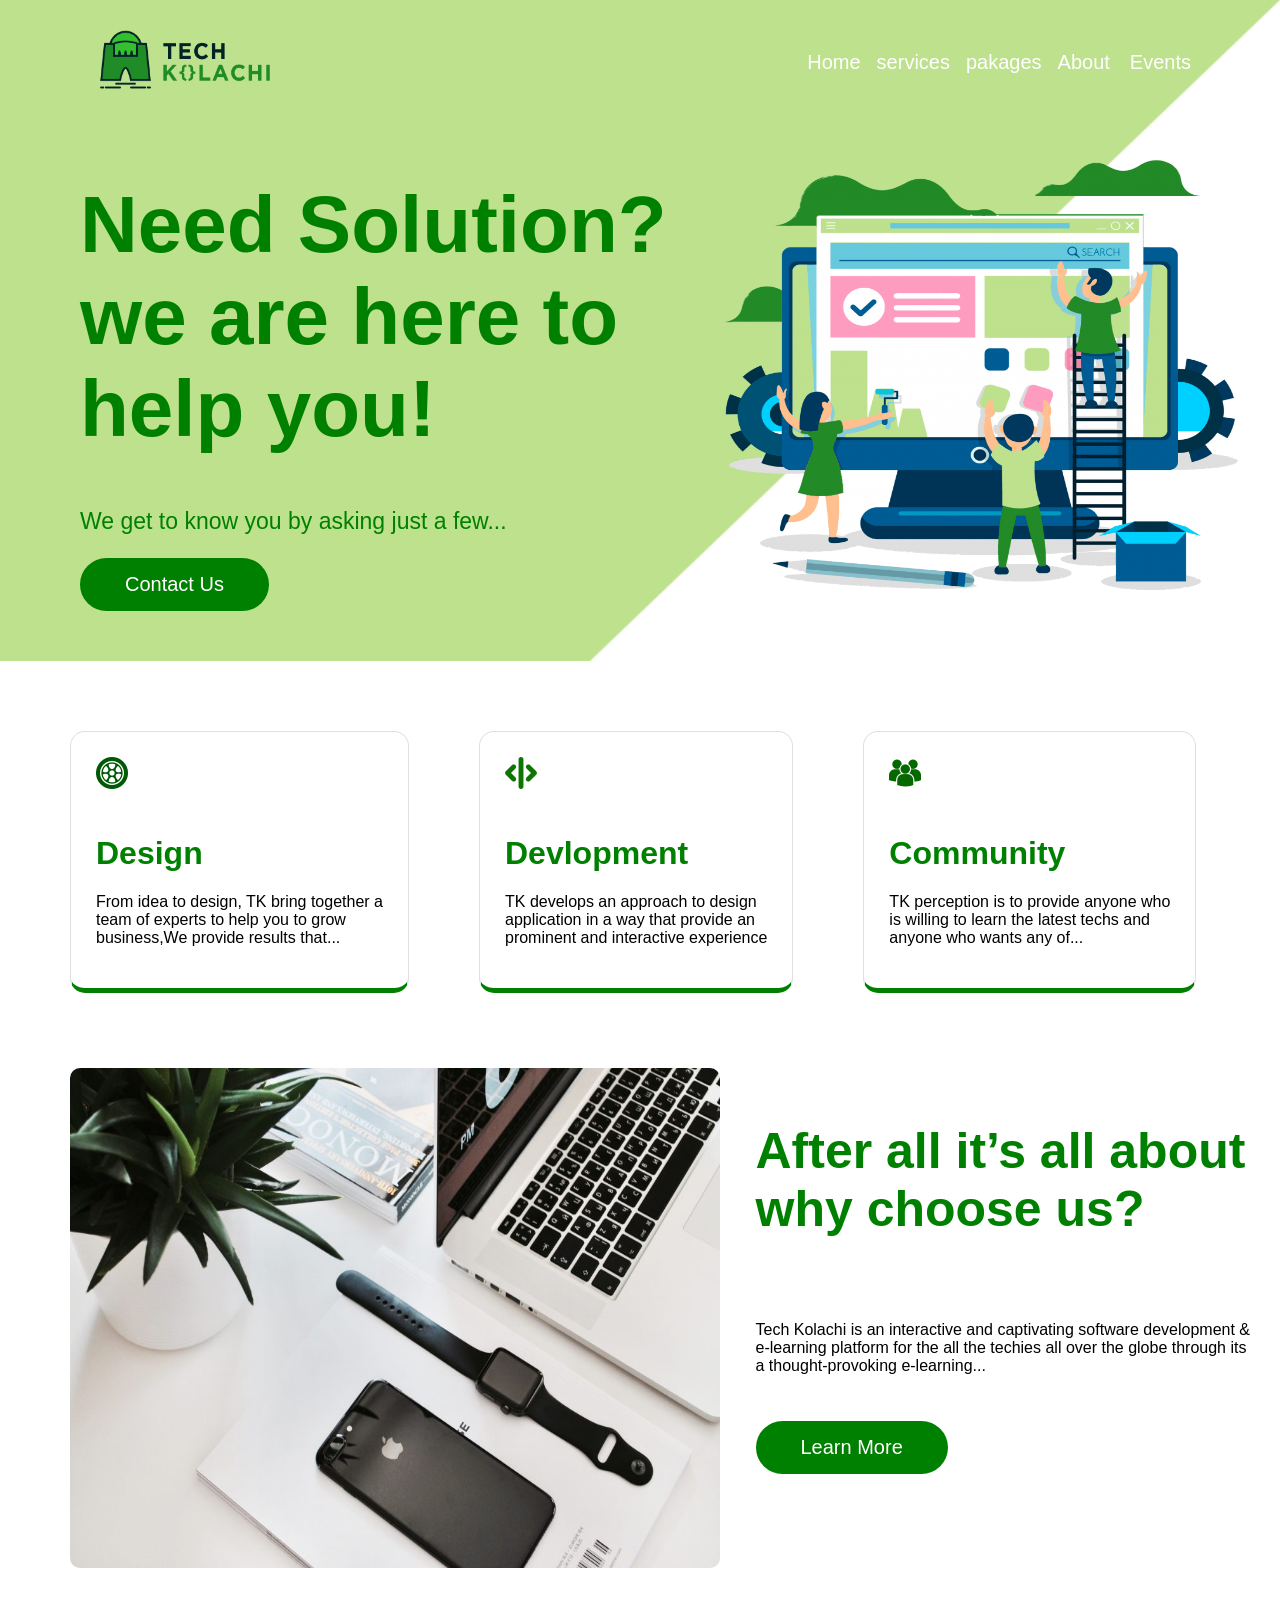
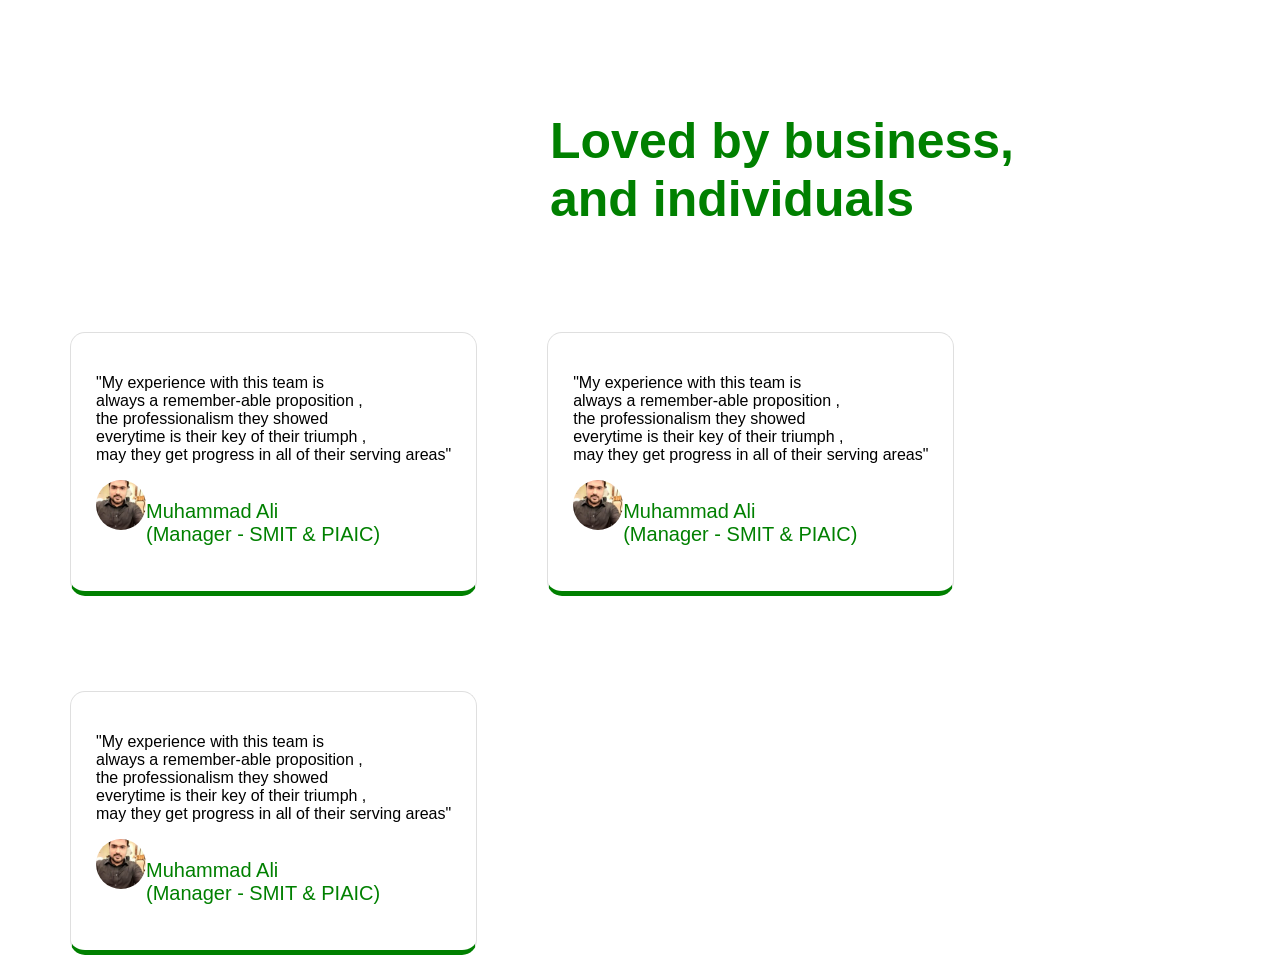
<file: index.html>
<!DOCTYPE html>
<html lang="en">
<head>
    <meta charset="UTF-8">
    <meta http-equiv="X-UA-Compatible" content="IE=edge">
    <meta name="viewport" content="width=device-width, initial-scale=1.0">
    <title>Document</title>
    <link rel="stylesheet" href="./css/techedit.css">
</head>
<body>
    <div id="im">
        <table id="cr">
            <tr>
                <td>
                    <img src="./images/cropped-Transparent-.PNG-01-3.png" id="lang">
                </td>
                <td id="hh"></td>
                <td id="po"><a href="#"><input type="submit" value="Home" id="lop"></a></td>
                <td id="po"><a href="./services.html"><input type="submit" value="services" id="lop"></a></td>
                <td id="po"><a href="./pakages.html"><input type="submit" value="pakages" id="lop"></a></td>
                <td id="po"><a href="./about.html"><input type="submit" value="About" id="lop"></a></td>
                <td id="po"><a href="./contact.html type=" value="Contact" id="lop"></a></td>
                <td id="po"><a href="./events.html"><input type="submit" value="Events" id="dop"></a></td>
            </tr>
        </table>
        <img src="./images/website-vector1-1-1024x931-min-1-1024x931.png" id="wd">
        <h1 id="ll">Need Solution? <br>we are here to <br>help you!</h1>
        <p id="mn">We get to know you by asking just a few...</p>
        <input type="submit" value="Contact Us" id="bt">
    </div>
    <div id="br">
        <img src="./images/wheel.png" id="kk">
            <h1 id="h">Design</h1>
            <p>From idea to design, TK bring together a <br>team of experts to help you to grow <br>business,We provide results that...</p>
    </div>
    <div id="br">
        <img src="./images/right-and-left-arrows-with-vertical-line-in-the-middle.png" id="kk">
            <h1 id="h">Devlopment</h1>
            <p>TK develops an approach to design <br> application in a way that provide an  <br>prominent and interactive experience</p>
    </div>
    <div id="br">
        <img src="./images/multiple-users-silhouette.png" id="kk">
            <h1 id="h">Community</h1>
            <p>TK perception is to provide anyone who  <br>is willing to learn the latest techs and  <br>anyone who wants any of...</p>
    </div>
    
    <div id="az">
        <h1 id="ss">After all it’s all about <br>why choose us?</h1>
        <p>Tech Kolachi is an interactive and captivating software development & <br> e-learning platform for the all the techies all over the globe through its <br>a thought-provoking e-learning...</p>
        <input type="submit" value="Learn More" id="b">
    </div>
    <div>
        <img src="./images/igor-son-285029-unsplash-1024x669.jpg" id="ln">
    </div>
    <div>
        <h1 id="no">Loved by business, <br>and individuals</h1>
    </div>
    <div id="sr">
            <p>"My experience with this team is  <br>always a remember-able proposition , <br>
                 the professionalism they showed  <br>everytime is their key of their triumph ,  <br>may they get progress in all of their serving areas"</p>
                 <img src="./images/64855556_10217005828129250_3951755007677693952_o-150x150.jpg" id="ro">
                 <p id="k">Muhammad Ali<br>(Manager - SMIT & PIAIC)</p>
    </div>
    <div id="sr">
        <p>"My experience with this team is  <br>always a remember-able proposition , <br>
             the professionalism they showed  <br>everytime is their key of their triumph ,  <br>may they get progress in all of their serving areas"</p>
             <img src="./images/64855556_10217005828129250_3951755007677693952_o-150x150.jpg" id="ro">
             <p id="k">Muhammad Ali<br>(Manager - SMIT & PIAIC)</p>
</div>
<div id="sr">
    <p>"My experience with this team is  <br>always a remember-able proposition , <br>
         the professionalism they showed  <br>everytime is their key of their triumph ,  <br>may they get progress in all of their serving areas"</p>
         <img src="./images/64855556_10217005828129250_3951755007677693952_o-150x150.jpg" id="ro">
         <p id="k">Muhammad Ali<br>(Manager - SMIT & PIAIC)</p>
         </div>
      
</body>
</html>
</file>
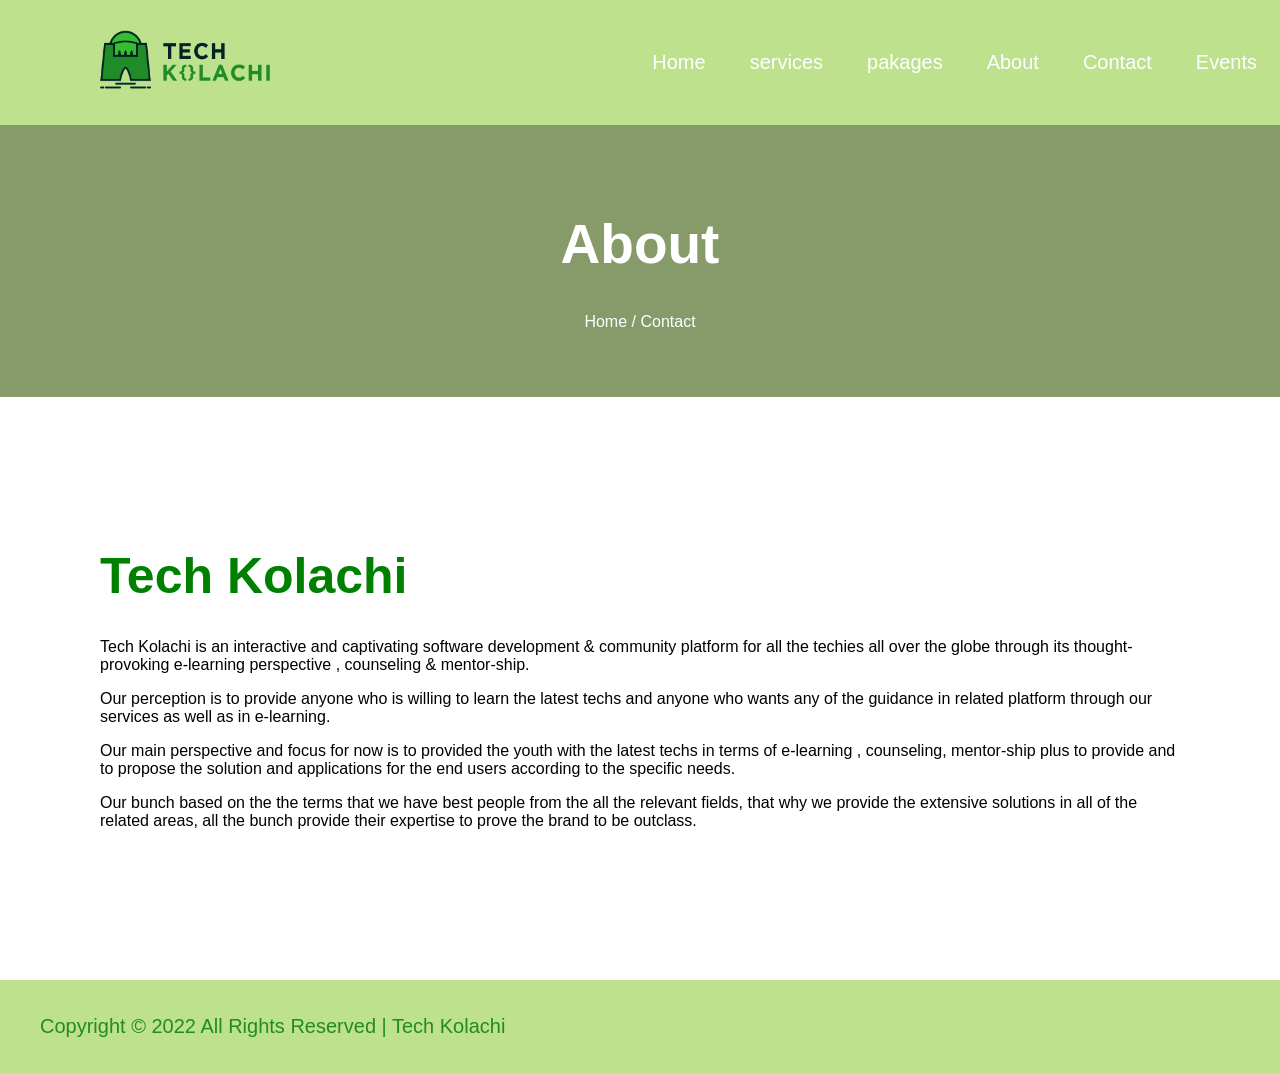
<file: about.html>
<!DOCTYPE html>
<html lang="en">
<head>
    <meta charset="UTF-8">
    <meta http-equiv="X-UA-Compatible" content="IE=edge">
    <meta name="viewport" content="width=device-width, initial-scale=1.0">
    <title>Document</title>
    <link rel="stylesheet" href="./css/aedit.css">
</head>
<body>
    <div>
        <table id="cr">
            <tr>
                <td>
                    <img src="./images/cropped-Transparent-.PNG-01-3.png" id="lang">
                </td>
                <td id="hh"></td>
                <td id="po"><a href="./techkolachi.html"><input type="submit" value="Home" id="lop"></a></td>
                <td id="po"><a href="services.html"><input type="submit" value="services" id="lop"></a></td>
                <td id="po"><a href="./pakages.html"><input type="submit" value="pakages" id="lop"></a></td>
                <td id="po"><a href="./about.html"><input type="submit" value="About" id="lop"></a></td>
                <td id="po"><a href="./contact.html"><input type="submit" value="Contact" id="lop"></a></td>
                <td id="po"><a href="./events.html"><input type="submit" value="Events" id="lop"></a></td>
            </tr>
        </table>
    </div>
    <div id="kl">
        <h1 id="pl">
            About
        </h1>
        <p>
            <a href="./techkolachi.html" id="sh"> Home</a> / Contact
        </p>
    </div>
    <div id="mr">
        <h1 id=lol>Tech Kolachi</h1>
        <p>Tech Kolachi is an interactive and captivating software development & community
             platform for all the techies all over the globe through its thought-provoking e-learning perspective , counseling & mentor-ship.</p>
             <p>Our perception is to provide anyone who is willing to learn the latest techs and anyone
                  who wants any of the guidance in related platform through our services as well as in e-learning.</p>
                  <p>Our main perspective and focus for now is to provided the youth with the latest techs in terms of e-learning , counseling, mentor-ship
                    plus to provide and to propose the solution and applications for the end users according to the specific needs.</p>
                    <p id="pd">Our bunch based on the the terms that we have best people from the all the relevant fields, that why we provide the extensive solutions
                         in all of the related areas,
                        all the bunch provide their expertise to prove the brand to be outclass.</p>
    </div>
    <div id="f">
        <p>Copyright © 2022 All Rights Reserved | Tech Kolachi</p>
    </div>
</body>
</html>
</file>
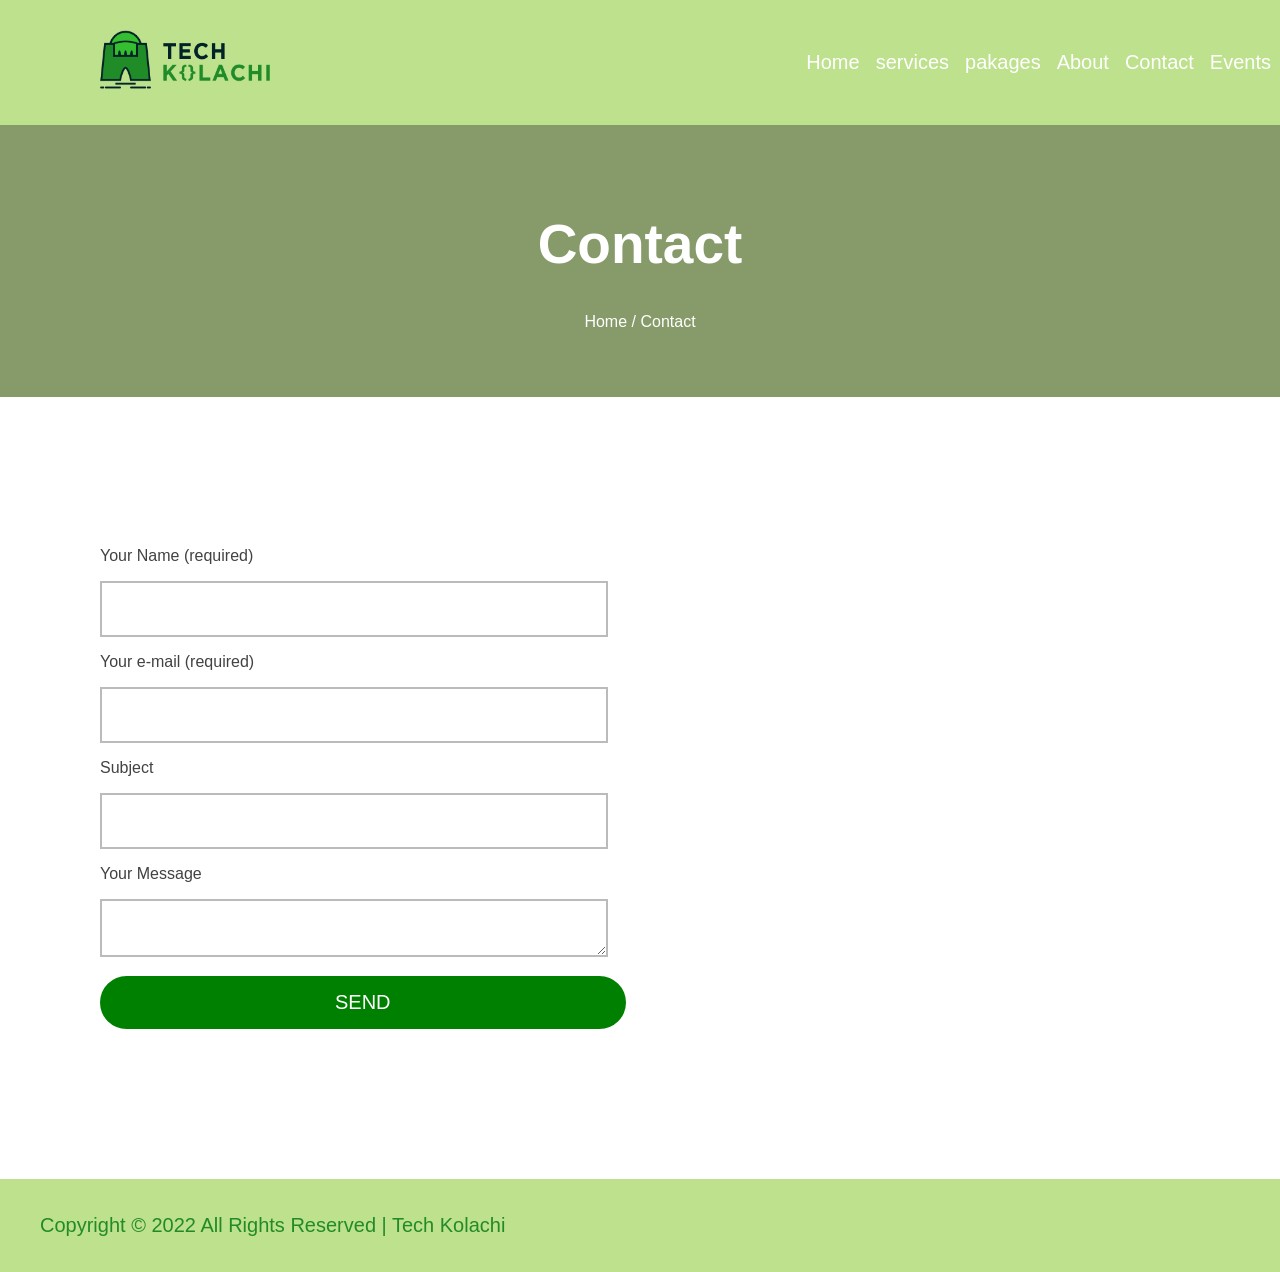
<file: contact.html>
<!DOCTYPE html>
<html lang="en">
<head>
    <meta charset="UTF-8">
    <meta http-equiv="X-UA-Compatible" content="IE=edge">
    <meta name="viewport" content="width=device-width, initial-scale=1.0">
    <title>Document</title>
    <link rel="stylesheet" href="./css/cedit.css">
</head>
<body>
    <div>
        <table id="cr">
            <tr>
                <td>
                    <img src="./images/cropped-Transparent-.PNG-01-3.png" id="lang">
                </td>
                <td id="hh"></td>
                <td id="po"><a href="./techkolachi.html"><input type="submit" value="Home" id="lop"></a></td>
                <td id="po"><a href="./services.html"><input type="submit" value="services" id="lop"></a></td>
                <td id="po"><a href="./pakages.html"><input type="submit" value="pakages" id="lop"></a></td>
                <td id="po"><a href="./about.html"><input type="submit" value="About" id="lop"></a></td>
                <td id="po"><a href="#"><input type="submit" value="Contact" id="lop"></a></td>
                <td id="po"><a href="./events.html"><input type="submit" value="Events" id="lop"></a></td>
            </tr>
        </table>
    </div>
    <div id="kl">
        <h1 id="pl">
            Contact
        </h1>
        <p>
            <a href="./techkolachi.html" id="sh"> Home</a> / Contact
        </p>
    </div >
    <p id=im>Your Name (required)</p>
    <input type="text" id="in">
    <p id=im>Your e-mail (required)</p>
    <input type="text" id="in">
    <p id=im>Subject</p>
    <input type="text" id="in">
    <p id=im>Your Message</p>
    <div><textarea id="n"></textarea>
        </div><div>
        <input type="submit" value="SEND" id="z"></div>
        <!-- <div>
            <iframe src="https://www.google.com/maps/place/Bahadurabad+Gulshan-e-Iqbal,+Karachi,+Karachi+City,+Sindh/@24.8817511,67.0648878,1405m/data=!3m2!1e3!4b1!4m5!3m4!1s0x3eb33ec1ef53e5c7:0x14849036f9416ef6!8m2!3d24.8824515!4d67.0693895" frameborder="0"></iframe>
        </div> -->
        <div id="f">
            <p>Copyright © 2022 All Rights Reserved | Tech Kolachi</p>
        </div>
        
</body>
</html>
</file>
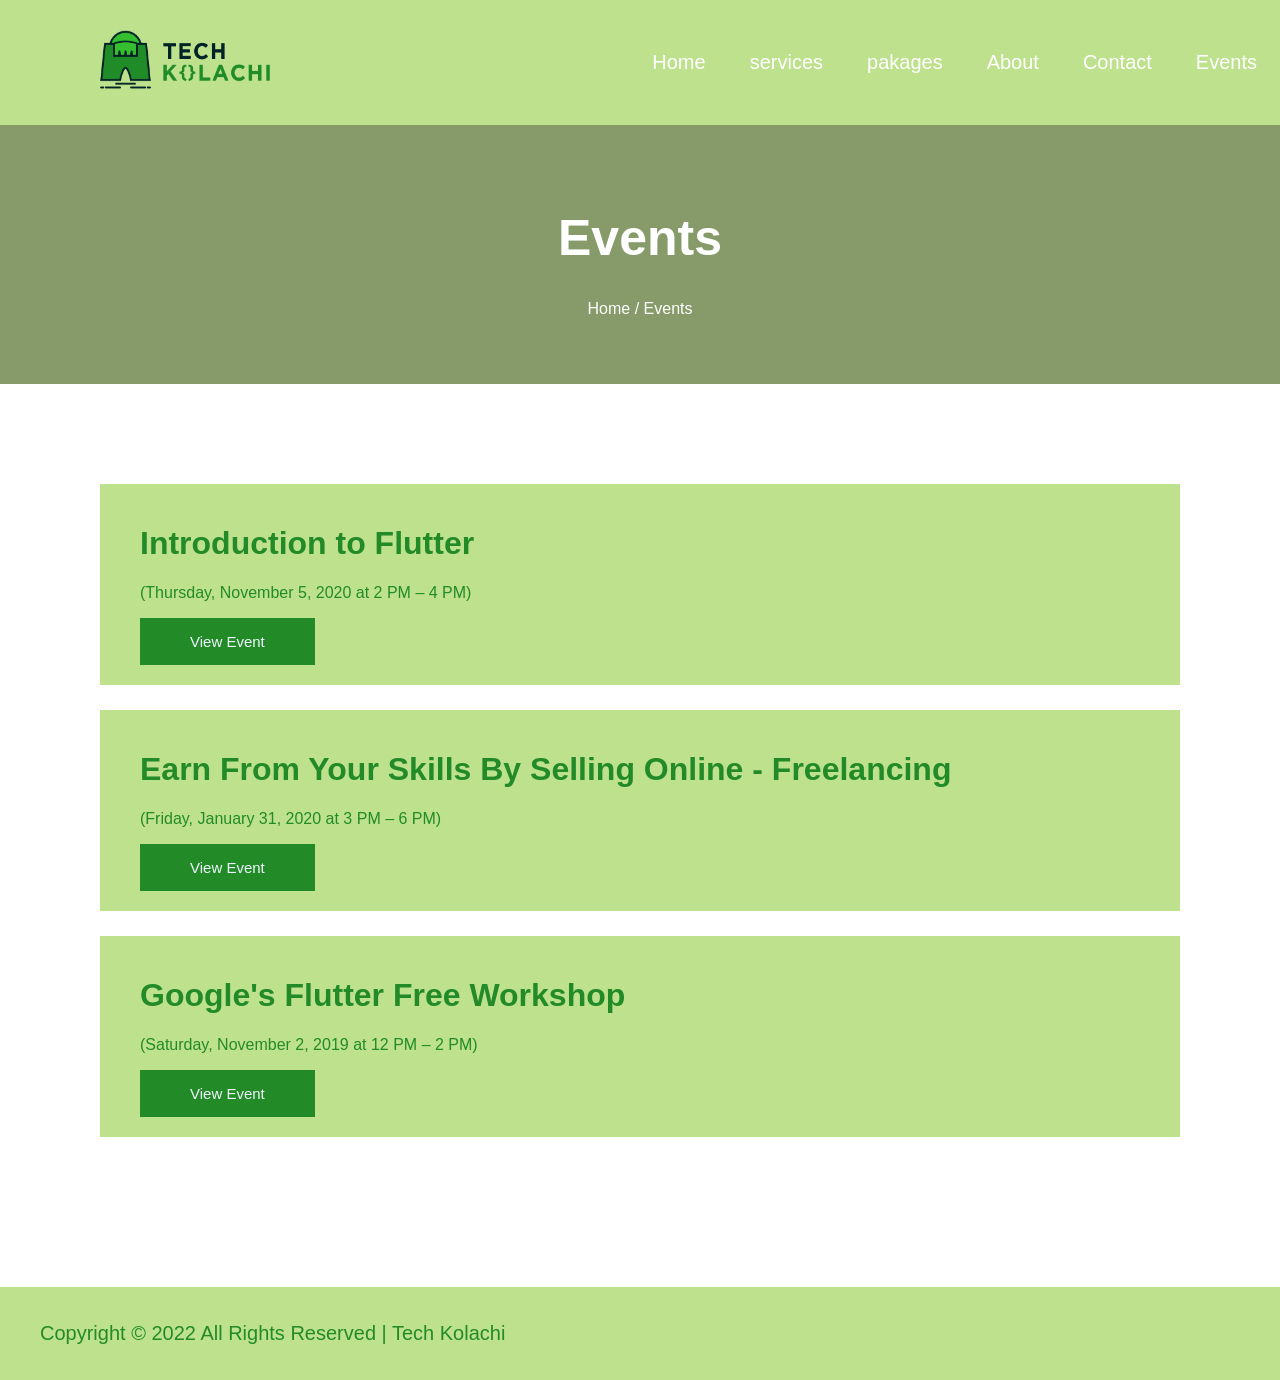
<file: events.html>
<!DOCTYPE html>
<html lang="en">
<head>
    <meta charset="UTF-8">
    <meta http-equiv="X-UA-Compatible" content="IE=edge">
    <meta name="viewport" content="width=device-width, initial-scale=1.0">
    <title>Document</title>
    <link rel="stylesheet" href="./css/evedit.css">
</head>
<body>    
    <div>
        <table id="cr">
            <tr>
                <td>
                    <img src="./images/cropped-Transparent-.PNG-01-3.png" id="lang">
                </td>
                <td id="hh"></td>
                <td id="po"><a href="./techkolachi.html"><input type="submit" value="Home" id="lop"></a></td>
                <td id="po"><a href="./services.html"><input type="submit" value="services" id="lop"></a></td>
                <td id="po"><a href="./pakages.html"><input type="submit" value="pakages" id="lop"></a></td>
                <td id="po"><a href="./about.html"><input type="submit" value="About" id="lop"></a></td>
                <td id="po"><a href="./contact.html"><input type="submit" value="Contact" id="lop"></a></td>
                <td id="po"><a href="./events.html"><input type="submit" value="Events" id="lop"></a></td>
            </tr>
        </table>
    </div>
    <div id="kl">
        <h1 id="pl">
            Events
        </h1>
        <p>
            <a href="./techkolachi.html" id="sh"> Home</a> / Events
        </p>
    </div>
    <div id="id">
        <h1>
            Introduction to Flutter
        </h1>
        <p>(Thursday, November 5, 2020 at 2 PM – 4 PM)</p>
        <input type="submit" value="View Event" id="p">
    </div>
    <div id="d">
        <h1>
            Earn From Your Skills By Selling Online - Freelancing
        </h1>
        <p>(Friday, January 31, 2020 at 3 PM – 6 PM)</p>
        <input type="submit" value="View Event" id="p">
    </div>
    <div id="td">
        <h1>
            Google's Flutter Free Workshop
        </h1>
        <p>(Saturday, November 2, 2019 at 12 PM – 2 PM)</p>
        <input type="submit" value="View Event" id="p">
    </div>
    <div id="f">
        <p>Copyright © 2022 All Rights Reserved | Tech Kolachi</p>
    </div>
</body>
</html>
</file>
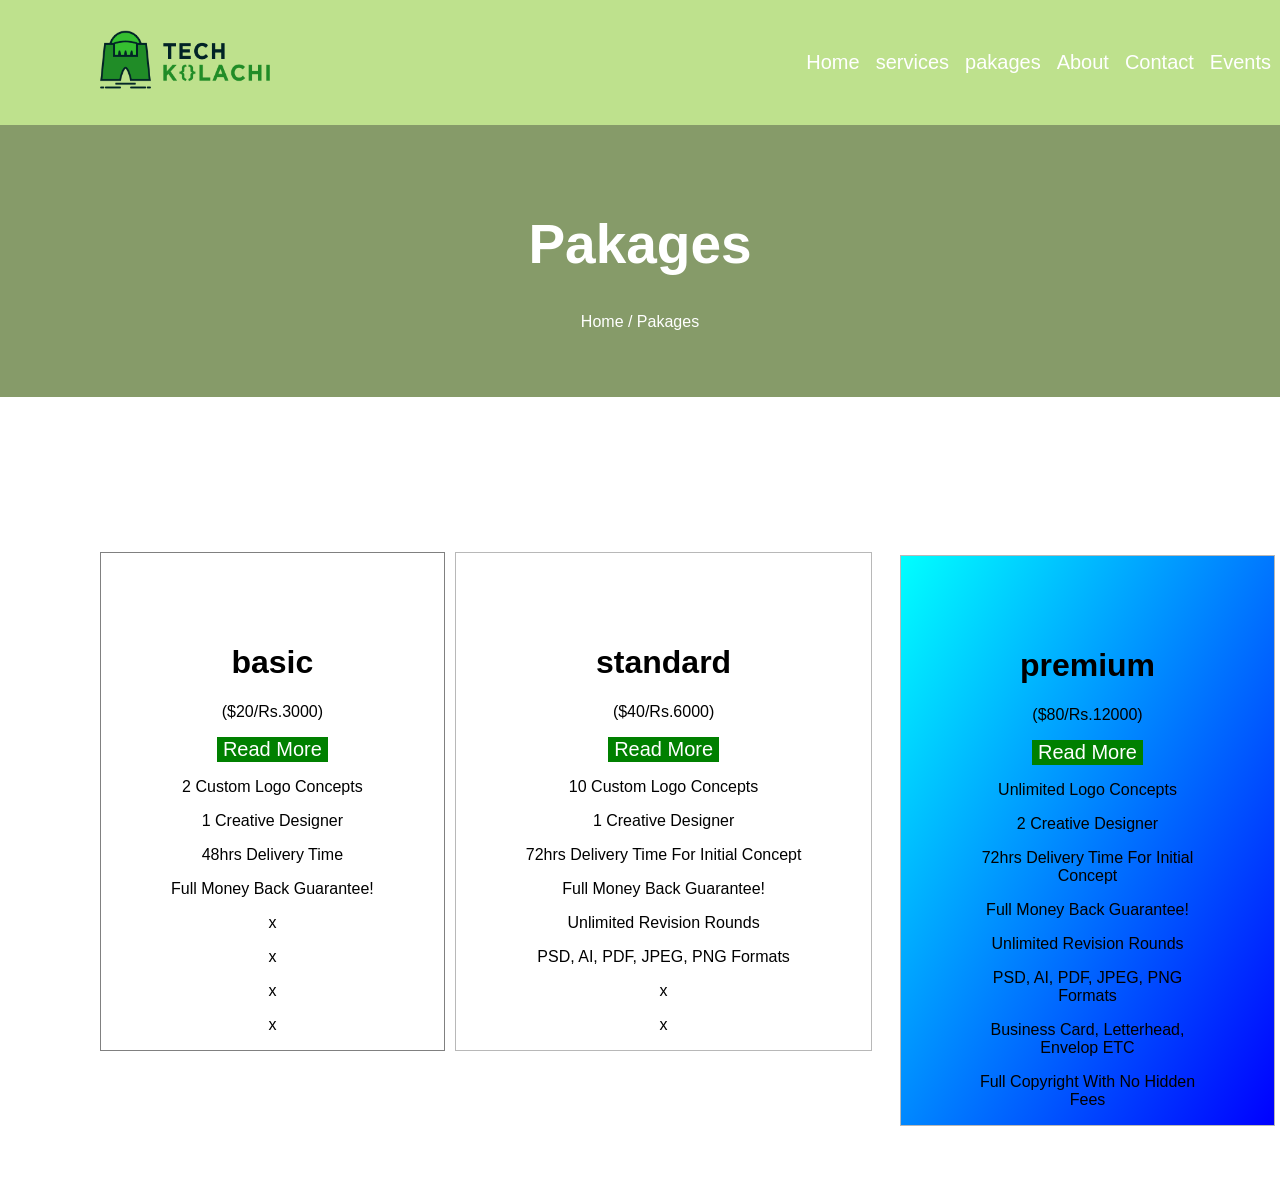
<file: pakages.html>
<!DOCTYPE html>
<html lang="en">
<head>
    <meta charset="UTF-8">
    <meta http-equiv="X-UA-Compatible" content="IE=edge">
    <meta name="viewport" content="width=device-width, initial-scale=1.0">
    <title>Document</title>
    <link rel="stylesheet" href="./css/pedit.css">
</head>
<body>
    <div>
        <table id="cr">
            <tr>
                <td>
                    <img src="./images/cropped-Transparent-.PNG-01-3.png" id="lang">
                </td>
                <td id="hh"></td>
                <td id="po"><a href="./techkolachi.html"><input type="submit" value="Home" id="lop"></a></td>
                <td id="po"><a href="./services.html"><input type="submit" value="services" id="lop"></a></td>
                <td id="po"><a href="#"><input type="submit" value="pakages" id="lop"></a></td>
                <td id="po"><a href="./about.html"><input type="submit" value="About" id="lop"></a></td>
                <td id="po"><a href="./contact.html"><input type="submit" value="Contact" id="lop"></a></td>
                <td id="po"><a href="./events.html"><input type="submit" value="Events" id="lop"></a></td>
            </tr>
        </table>
    </div>
    <div id="kl">
        <h1 id="pl">
            Pakages
        </h1>
        <p>
           <a href="./techkolachi.html" id="sh"> Home</a> / Pakages
        </p>
    </div>
    <div id="ax">
    <h1>basic</h1>
    <p>($20/Rs.3000)</p>
            <input type="submit" value="Read More" id="qq">
            <p>2 Custom Logo Concepts</p>
            <p>1 Creative Designer</p>
            <p>48hrs Delivery Time</p>
            <p>Full Money Back Guarantee!</p>
            <P>x</P>
            <P>x</P>
            <P>x</P>
            <P>x</P>
</div>
<div id="lx">
        <h1>standard</h1>
        <p>($40/Rs.6000)</p>
        <input type="submit" value="Read More" id="qq">
        <p>10 Custom Logo Concepts</p>
        <p>1 Creative Designer</p>
        <p>72hrs Delivery Time For Initial Concept</p>
        <p>Full Money Back Guarantee!</p>
        <p>Unlimited Revision Rounds</p>
        <p>PSD, AI, PDF, JPEG, PNG Formats </p>
        <p>x</p>
        <p>x</p>
        
</div>
<div id="ox">
            <h1>premium</h1>
            <p>($80/Rs.12000)</p>
            <input type="submit" value="Read More" id="qq">
            <p>Unlimited Logo Concepts</p>
            <p>2 Creative Designer</p>
            <p>72hrs Delivery Time For Initial Concept</p>
            <p>Full Money Back Guarantee!</p>
            <p>Unlimited Revision Rounds</p>
            <p>PSD, AI, PDF, JPEG, PNG Formats </p>
            <p>Business Card, Letterhead, Envelop ETC</p>
            <p>Full Copyright With No Hidden Fees</p>
</div>
<!-- <div class="f">
    <p>Copyright © 2022 All Rights Reserved | Tech Kolachi</p>
</div> -->
</body>
</html>
</file>
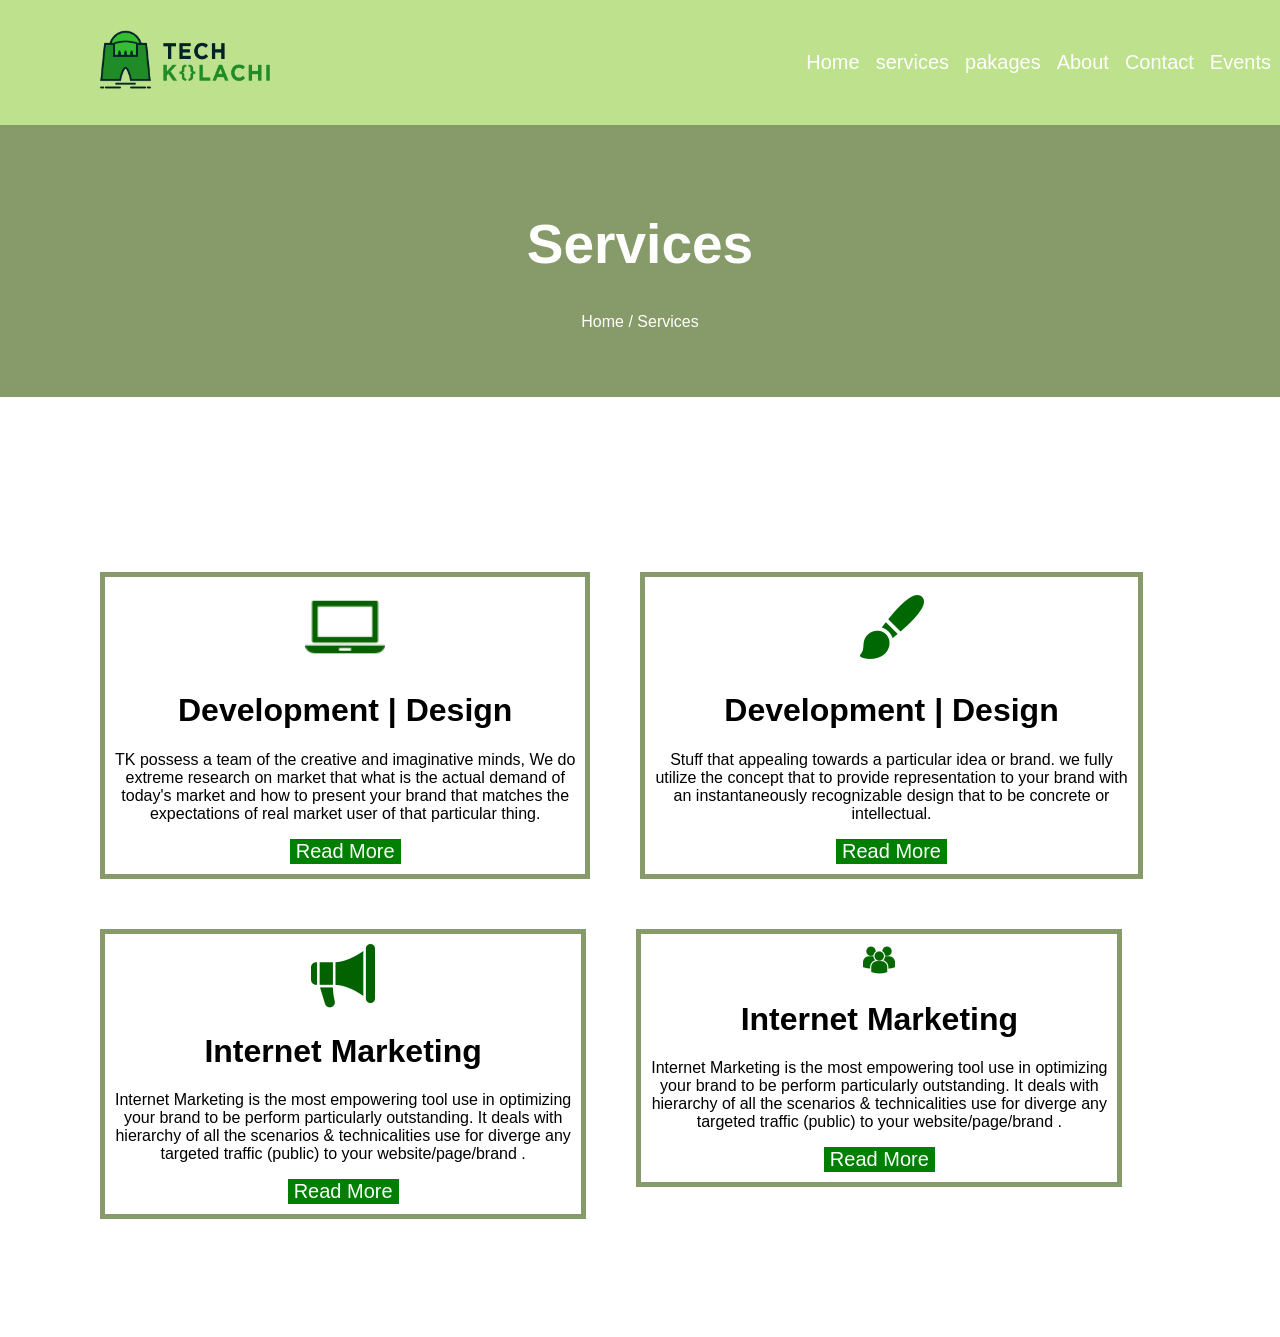
<file: services.html>
<!DOCTYPE html>
<html lang="en">
<head>
    <meta charset="UTF-8">
    <meta http-equiv="X-UA-Compatible" content="IE=edge">
    <meta name="viewport" content="width=device-width, initial-scale=1.0">
    <title>Document</title>
    <link rel="stylesheet" href="./css/sedit.css">
</head>
<body>
    <div>
        <table id="cr">
            <tr>
                <td>
                    <img src="./images/cropped-Transparent-.PNG-01-3.png" id="lang">
                </td>
                <td id="hh"></td>
                <td id="po"><a href="./techkolachi.html"><input type="submit" value="Home" id="lop"></a></td>
                <td id="po"><a href="./services.html"><input type="submit" value="services" id="lop"></a></td>
                <td id="po"><a href="./pakages.html"><input type="submit" value="pakages" id="lop"></a></td>
                <td id="po"><a href="./about.html"><input type="submit" value="About" id="lop"></a></td>
                <td id="po"><a href="./contact.html"><input type="submit" value="Contact" id="lop"></a></td>
                <td id="po"><a href="./events.html"><input type="submit" value="Events" id="lop"></a></td>
            </tr>
        </table>
    </div>
    <div id="kl">
        <h1 id="pl">
            Services
        </h1>
        <p>
            <a href="./techkolachi.html" id="sh"> Home</a> / Services
        </p>
    </div>
    <div id="zx">
    <img src="./images/laptop.png" id="px">
                    <h1>Development | Design</h1>
                    <p>TK possess a team of the creative and imaginative minds, We do <br>extreme research on market that
                         what is the actual demand of <br> today's market
                         and how to present
                         your brand that matches the  <br>expectations of real market user of that particular thing.</p>
                         <input type="submit" value="Read More" id="qq">
    </div>
    <div id="lx">
        <img src="./images/paintbrush.png" id="ko">
                        <h1>Development | Design</h1>
                        <p>Stuff that appealing towards a particular idea or brand. we fully<br>
                             utilize the concept that to provide representation to your brand with<br>
                              an instantaneously recognizable design that to be concrete or <br>intellectual.</p>
                              <input type="submit" value="Read More" id="qq">
        </div>
        <div id="ox">
            <img src="./images/megaphone.png">
                            <h1>Internet Marketing</h1>
                            <p>Internet Marketing is the most empowering tool use in optimizing 
                                <br> your brand to be perform particularly outstanding. It deals with<br>
                                 hierarchy of all the scenarios & technicalities use for diverge any 
                                 <br> targeted traffic (public) to your website/page/brand .</p>
                                 <input type="submit" value="Read More" id="qq">
            </div>
            <div id="ax">
                <img src="./images/multiple-users-silhouette.png">
                                <h1>Internet Marketing</h1>
                                <p>Internet Marketing is the most empowering tool use in optimizing 
                                    <br> your brand to be perform particularly outstanding. It deals with<br>
                                     hierarchy of all the scenarios & technicalities use for diverge any 
                                     <br> targeted traffic (public) to your website/page/brand .</p>
                                     <input type="submit" value="Read More" id="qq">
                </div>
</body>
</html>
</file>
<file: css/techedit.css>
body{
    margin: 0%;
    padding: 0%;
    font-family: 'Trebuchet MS', 'Lucida Sans Unicode', 'Lucida Grande', 'Lucida Sans', Arial, sans-serif
}
#a{
    width: 60px;
    height: 30px;
}
#po{
    color: white;
    font-size: 20px;
  }
#lang{
    width: 200px;
    height: 75px;
    margin: 20px;
    margin-left: 85px;
}
#hh{
    width: 60%;
}
#lop{
    border: none;
    background-color: #bee18d;
    color: white;
    font-size: 20px;
    /* margin-right: 60px; */
}
#dop{
    border: none;
    background-color: #bee18d;
    color: white;
    font-size: 20px;
    margin-right: 80px;
}
#dop:hover{
    color: green;
}
#lop:hover{
    color: green;
}
#im{
    background-image: url(../images/triangle\ \(1\).jpg);
    background-color: #bee18d;
    background-size: cover;
}
#ll{
    color: green;
    font-size: 80px;
    margin-left: 80px;
}
#mn{
    color: green;
    margin-left: 80px;
    font-size: 23px;
}
#bt{
    border: green solid 0px;
    border-radius: 40px;
    padding: 15px;
    padding-left: 45px;
    padding-right: 45px;
    background-color: green;
    color: white;
    font-size: 20px;
    margin-left: 80px;
    margin-bottom: 50px;
}
#bt:hover{
    background-color: white;
    color: black;
}
#wd{
    width: 600px;
    height: 500px;
    float: right;
}
#kk{
    margin-bottom: 20px;
}
#br{
     margin-top: 70px;
     border: #dfdfdf solid 0.5px;
    border-bottom: green solid 5px;
    border-radius: 15px;
    float: left;
    padding: 25px;
    margin-left: 70px;
    margin-bottom: 25px;
}
#h{
    color: green;
}
#ln{
    width: 650px;
    height: 500px;
    margin-left: 70px;
    margin-top: 50px;
    border: white solid 0px;
    border-radius: 10px;
}
#az{
    float: right;
    margin-top: 70px;
    margin-right: 30px;
}
#ss{
    color: green;
    font-size: 50px;
    padding-bottom: 50px;
}
#b{
    border: green solid 0px;
    border-radius: 40px;
    padding: 15px;
    padding-left: 45px;
    padding-right: 45px;
    background-color: green;
    color: white;
    font-size: 20px;
    margin-top: 30px;
    margin-bottom: 50px;
}
#no{
    color: green;
    margin-left: 550px;
    margin-top: 140px;
    font-size: 50px;
}
#ro{
    width: 50px;
    height: 50px;
    border: white solid 0px;
    border-radius: 500px;
    float: left;
}
#sr{
    margin-top: 70px;
    border: #dfdfdf solid 0.5px;
   border-bottom: green solid 5px;
   border-radius: 15px;
   float: left;
   padding: 25px;
   margin-left: 70px;
   margin-bottom: 25px;
}
#k{
    color: green;
    float: left;
    font-size: 20px;
}
#b:hover{
    background-color: white;
    color: green;
}
</file>
<file: css/aedit.css>
body{
    margin: 0%;
    padding: 0%;
    font-family: 'Trebuchet MS', 'Lucida Sans Unicode', 'Lucida Grande', 'Lucida Sans', Arial, sans-serif;
}
#lang{
  width: 200px;
  height: 75px;
  margin: 20px;
  margin-left: 85px;
}
#cr{
  background-color: #bee18d;
}
#sh{
  text-decoration: none;
  color: white;
}
#kl{
  background-color: #869b69;
    text-align: center;
    color: white;
    padding-top: 50px;
    padding-bottom: 50px;  
    margin-bottom: 150px;
}
#pl{
  font-size: 55px;
}
#lol{
  color: green;
  font-size: 50px;
}
#mr{
  margin: 100px;
}
#f{
  background-color: #bee18d;
  color: #228b27;
  margin: 0%;
  font-size: 20px;
  padding-left: 40px;
  padding-top: 15px;
  padding-bottom: 15px;
}
#pd{
  margin-bottom: 150px;
}
#po{
  color: white;
  font-size: 20px;
  padding: 15px;
}
#hh{
  width: 60%;
}
#lop{
  border: none;
  background-color: #bee18d;
  color: white;
  font-size: 20px;
}
#lop:hover{
  color: green;
}
</file>
<file: css/cedit.css>
body{
    margin: 0%;
    padding: 0%;
    font-family: 'Trebuchet MS', 'Lucida Sans Unicode', 'Lucida Grande', 'Lucida Sans', Arial, sans-serif;
}
#hh{
    width: 60%;
}
#kl{
    background-color: #869b69;
      text-align: center;
      color: white;
      padding-top: 50px;
      padding-bottom: 50px;  
      margin-bottom: 150px;
}
#pl{
    font-size: 55px;
}
#cr{
    background-color: #bee18d;
}
#lang{
    width: 200px;
    height: 75px;
    margin: 20px;
    margin-left: 85px;
}
#lop{
    border: none;
    background-color: #bee18d;
    color: white;
    font-size: 20px;
}
  #lop:hover{
    color: green;
}
#in{
    width: 500px;
    height: 50px;
   margin-left: 100px;
   border: #bbbbbb solid 2px;

}
#in:hover{
    border: green solid 2px;
}
#im{
    margin-left: 100px;
    color: rgb(66, 66, 66);
}
#n{
    width: 500px;
    height: 50px;
    margin-left: 100px;
    border: #bbbbbb solid 2px;
}
#n:hover{
    border: green solid 2px;
}
#sh{
    text-decoration: none;
    color: white;
}
#z{
    border: green solid 0px;
    border-radius: 40px;
    padding: 15px;
    padding-left: 235px;
    padding-right: 235px;
    background-color: green;
    color: white;
    font-size: 20px;
    margin-left: 100px;
    margin-top: 15px;
    margin-bottom: 150px;
}
#z:hover{
    background-color: #bee18d;
}
#f{
    background-color: #bee18d;
    color: #228b27;
    margin: 0%;
    font-size: 20px;
    padding-left: 40px;
    padding-top: 15px;
    padding-bottom: 15px;
}
</file>
<file: css/evedit.css>
body{
    margin: 0%;
    padding: 0%;
    font-family: 'Trebuchet MS', 'Lucida Sans Unicode', 'Lucida Grande', 'Lucida Sans', Arial, sans-serif;
}
#kl{
    background-color: #869b69;
    text-align: center;
    color: white;
    padding-top: 50px;
    padding-bottom: 50px;
}
#p{
    background-color: #228b27;
    color: aliceblue;
    border: none;
    padding: 15px;
    padding-left: 50px;
    padding-right: 50px;
    font-size: 15px;
}
#id{
    background-color: #bee18d;
    color: #228b27;
    padding: 20px 10px 20px 40px;
    margin: 100px;
    margin-bottom: 25px;
}
#d{
    background-color: #bee18d;
    color: #228b27;
    margin-left: 100px;
    margin-right: 100px;
    padding: 20px 10px 20px 40px;
    margin-bottom: 25px;;
}
#td{
    background-color: #bee18d;
    color: #228b27;
    margin-left: 100px;
    margin-right: 100px;
    padding: 20px 10px 20px 40px;
    margin-bottom: 150px;
}
#pl{
    font-size: 50px;
}
#sh{
    text-decoration: none;
    color: white;
}
#f{
    background-color: #bee18d;
    color: #228b27;
    margin: 0%;
    font-size: 20px;
    padding-left: 40px;
    padding-top: 15px;
    padding-bottom: 15px;
}
#po{
    color: white;
    font-size: 20px;
    padding: 15px;
  }
#lang{
    width: 200px;
    height: 75px;
    margin: 20px;
    margin-left: 85px;
}
#hh{
    width: 60%;
}
#cr{
    background-color: #bee18d;
  }
  #lop{
    border: none;
    background-color: #bee18d;
    color: white;
    font-size: 20px;
}
#lop:hover{
    color: green;
}
</file>
<file: css/pedit.css>
#kl{
    background-color: #869b69;
      text-align: center;
      color: white;
      padding-top: 50px;
      padding-bottom: 50px;  
      margin-bottom: 150px;

}
#hh{
    width: 60%;
  }
#pl{
    font-size: 55px;
}
#cr{
    background-color: #bee18d;
}
#sh{
    text-decoration: none;
    color: white;
}
#lang{
    width: 200px;
    height: 75px;
    margin: 20px;
    margin-left: 85px;
}
body{
    margin: 0%;
    padding: 0%;
    font-family: 'Trebuchet MS', 'Lucida Sans Unicode', 'Lucida Grande', 'Lucida Sans', Arial, sans-serif;
}
#lop{
    border: none;
    background-color: #bee18d;
    color: white;
    font-size: 20px;
}
  #lop:hover{
    color: green;
}
/* #f{
    background-color: #bee18d;
    color: #228b27;
    margin-bottom: 0%;
    font-size: 20px;
    padding-left: 40px;
    padding-top: 15px;
    padding-bottom: 15px;
} */
#sh{
    text-decoration: none;
    color: white;
}
#qq{
    border: none;
    font-size: 20px;
    background-color: green;
    color: white;
}
#ax{
    border: #808080 solid 1px; 
    float: left;
    padding: 10px;
    margin: 5px;
    margin-left: 100px;
    text-align: center;
    padding: 70px;
    padding-bottom: 0px;
    margin-bottom: 150px;
}
#lx{
    border: #b8b8b8 solid 1px; 
    float: left;
    padding: 10px;
    margin: 5px;
    text-align: center;
    padding: 70px;
    padding-bottom: 0px;
    margin-bottom: 150px;
    
}
#ox{
    border: #b8b8b8 solid 1px; 
    float: left;
    padding: 10px;
    margin: 5px;
    margin-left: 100px;
    text-align: center;
    padding: 70px;
    padding-bottom: 0px;
    float: right;
    position: absolute;
    top: 550px;
    left: 800px;
    margin-bottom: 150px;
    background: linear-gradient(300deg,blue,aqua);
}
</file>
<file: css/sedit.css>
#kl{
    background-color: #869b69;
      text-align: center;
      color: white;
      padding-top: 50px;
      padding-bottom: 50px;  
      margin-bottom: 150px;
}
#hh{
    width: 60%;
  }
#pl{
    font-size: 55px;
}
#cr{
    background-color: #bee18d;
}
#lang{
    width: 200px;
    height: 75px;
    margin: 20px;
    margin-left: 85px;
}
body{
    margin: 0%;
    padding: 0%;
    font-family: 'Trebuchet MS', 'Lucida Sans Unicode', 'Lucida Grande', 'Lucida Sans', Arial, sans-serif;
}
#lop{
    border: none;
    background-color: #bee18d;
    color: white;
    font-size: 20px;
}
  #lop:hover{
    color: green;
}
#zx{
    border: #869b69 solid 5px; 
    float: left;
    padding: 10px;
    margin: 25px;
    margin-left: 100px;
    text-align: center;
}
#lx{
    border: #869b69 solid 5px; 
    float: left;
    padding: 10px;
    margin: 25px;
    text-align: center;
}
#ox{
    border: #869b69 solid 5px; 
    float: left;
    padding: 10px;
    margin: 25px;
    margin-left: 100px;
    text-align: center;
}
#px{
    width: 80px;
    height: 80px;
}
#ko{
    padding: 8px;
    
}
#ax{
    border: #869b69 solid 5px; 
    float: left;
    padding: 10px;
    margin: 25px;
    text-align: center;
    margin-bottom: 150px;
}
#qq{
    border: none;
    font-size: 20px;
    background-color: green;
    color: white;
}
#f{
    background-color: #bee18d;
    color: #228b27;
    font-size: 20px;
    padding-left: 40px;
    padding-top: 15px;
    padding-bottom: 15px;
}
#sh{
    text-decoration: none;
    color: white;
}
</file>
